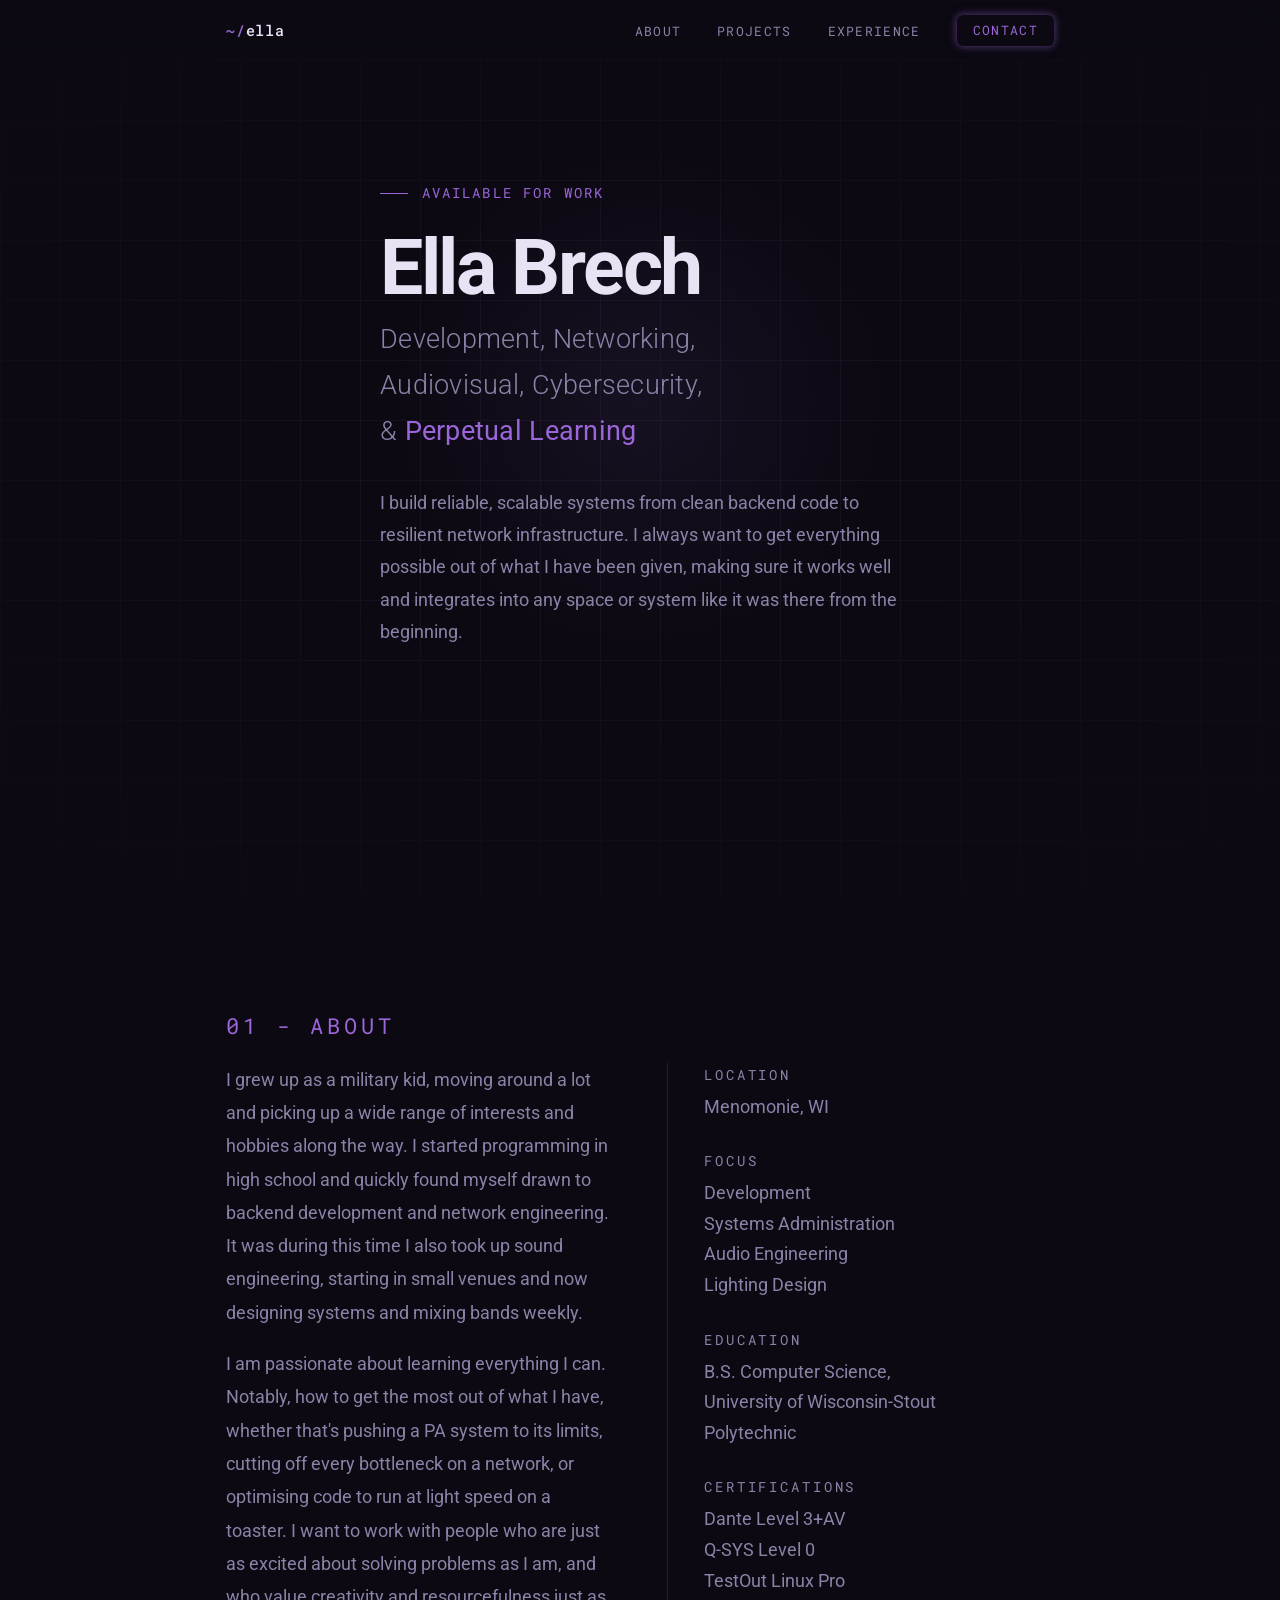
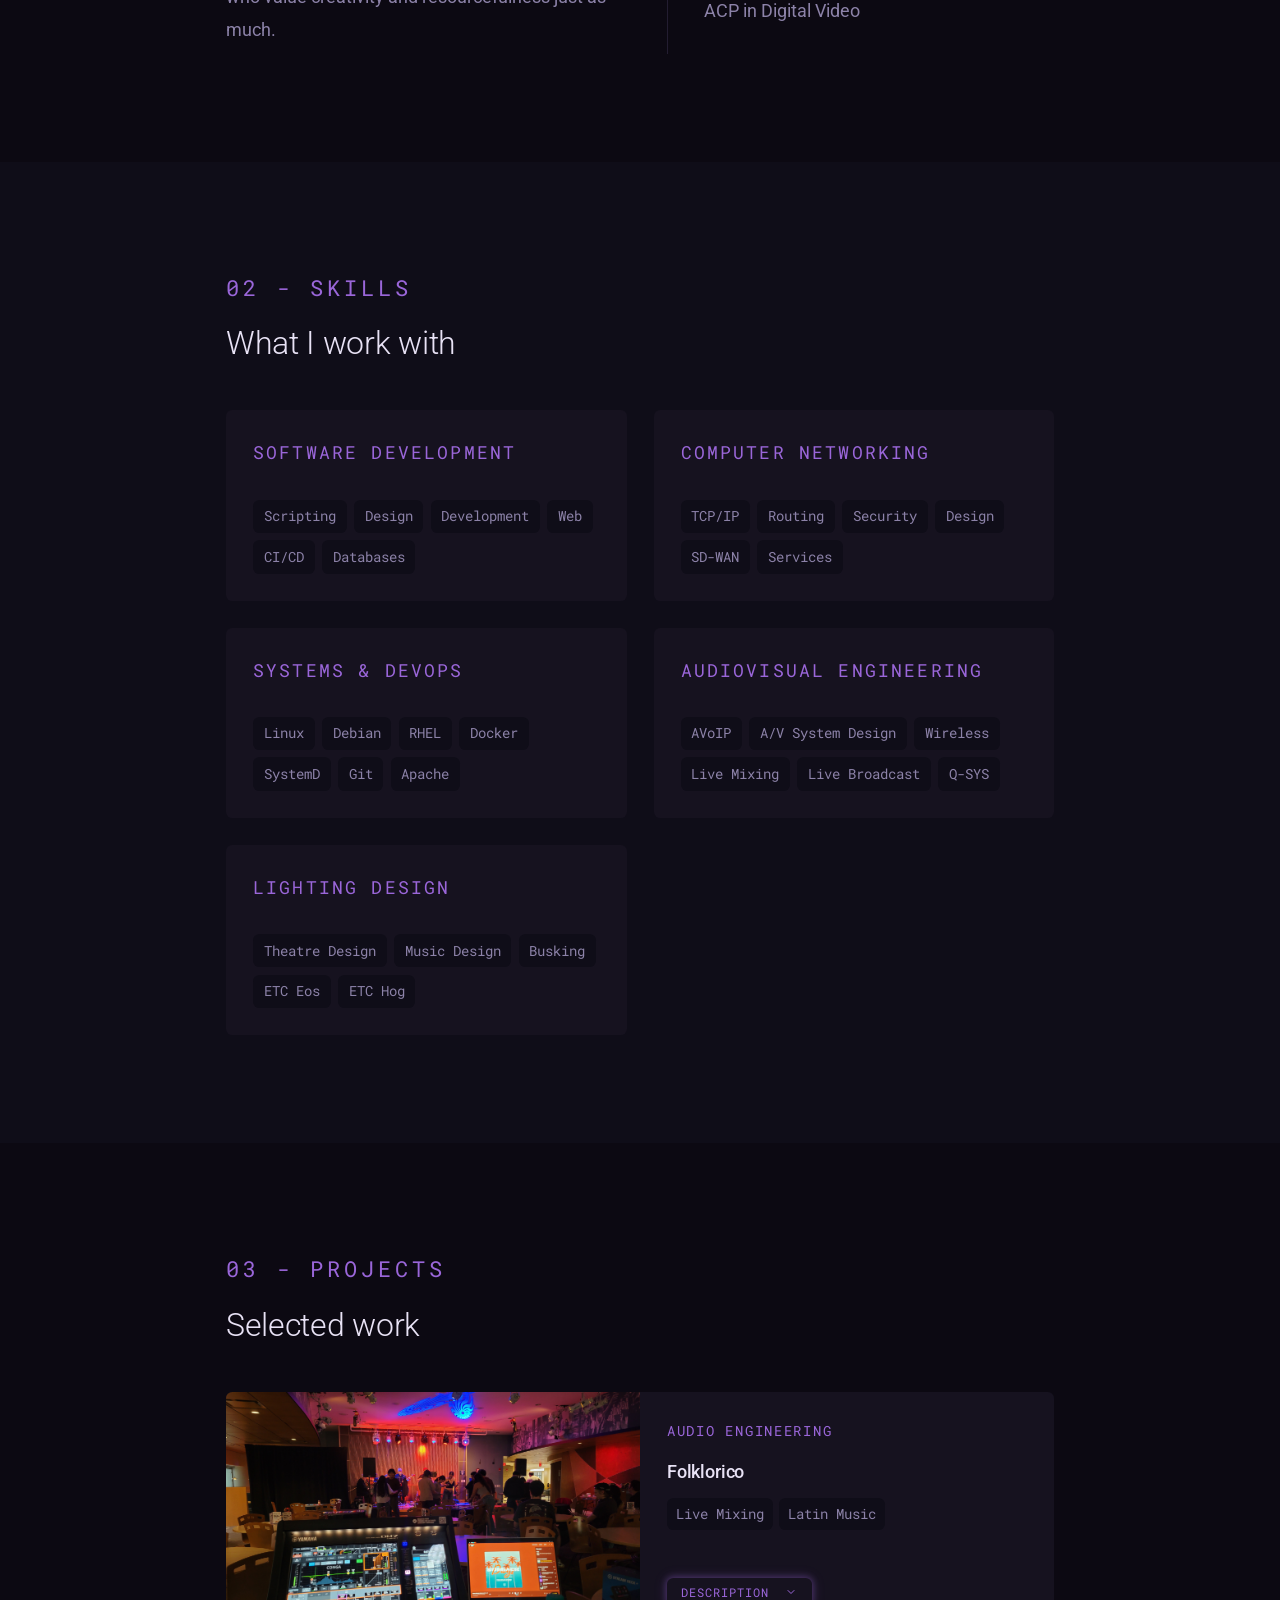
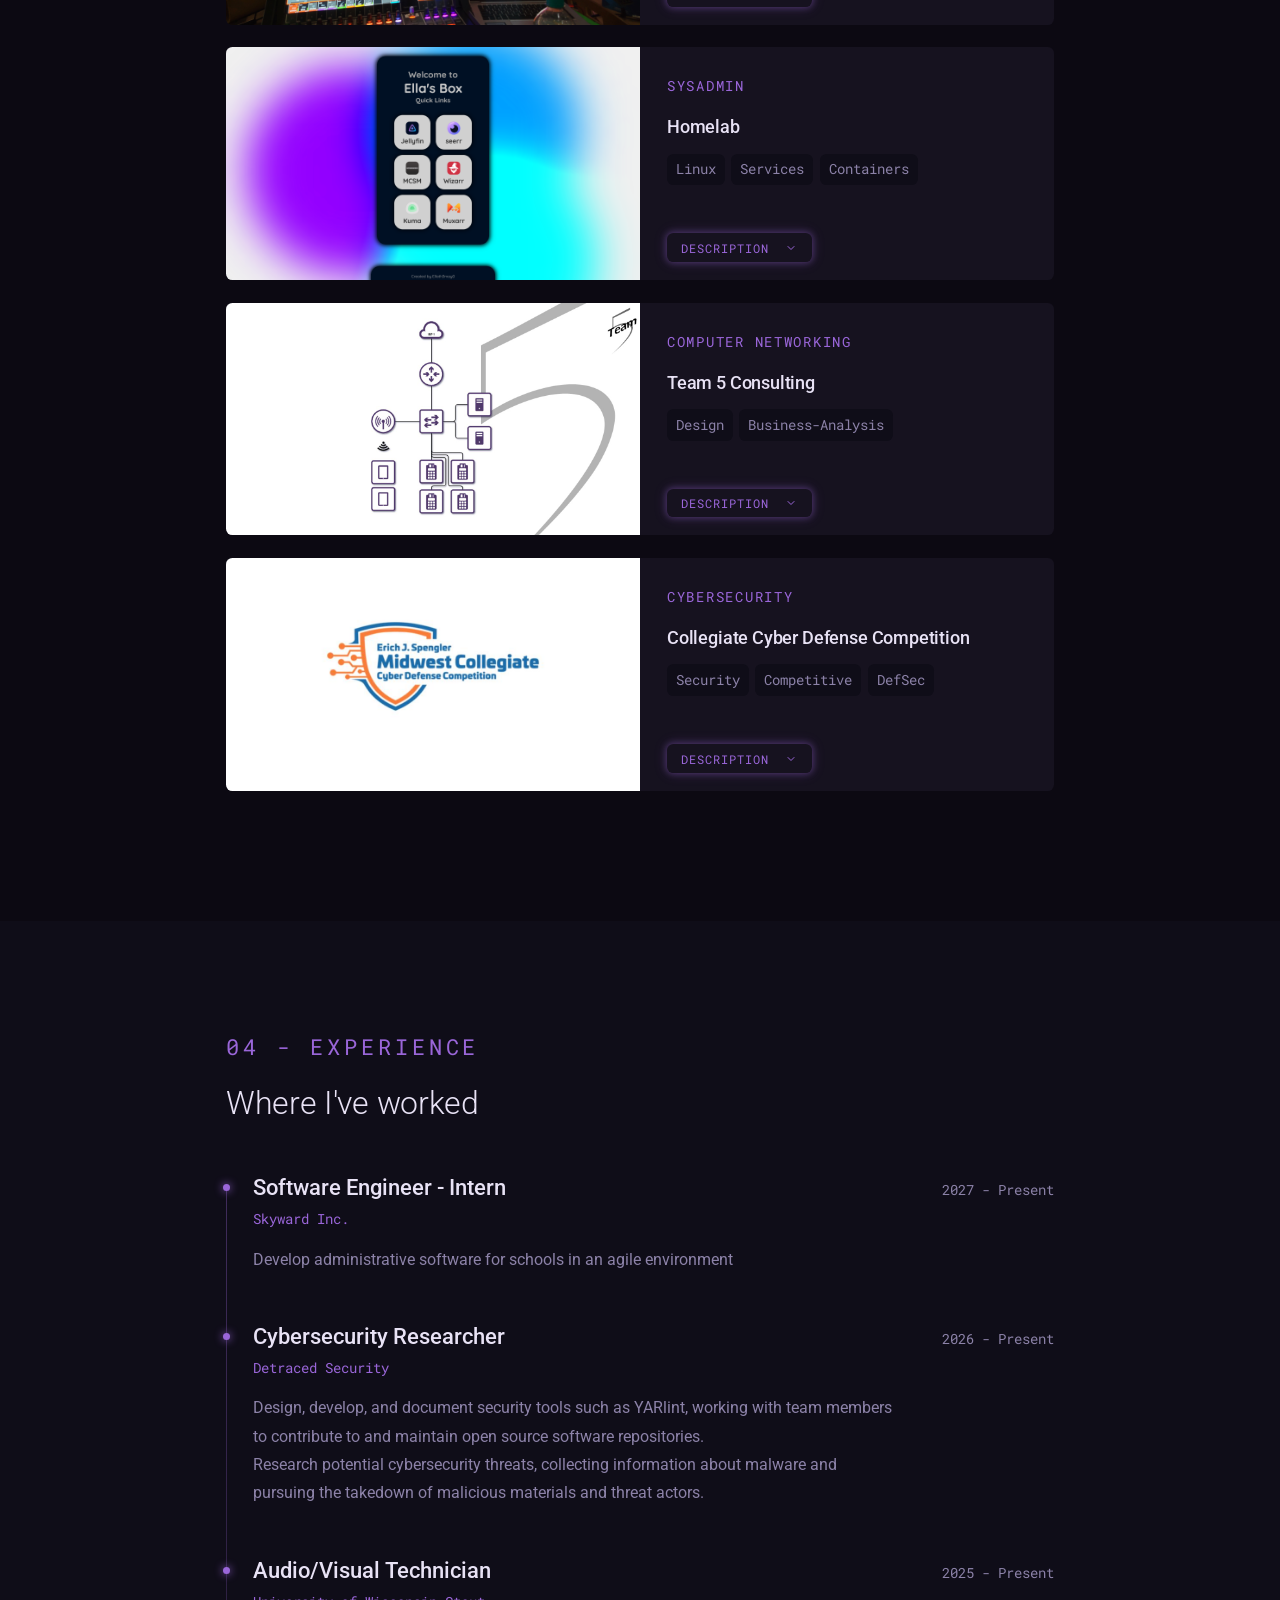
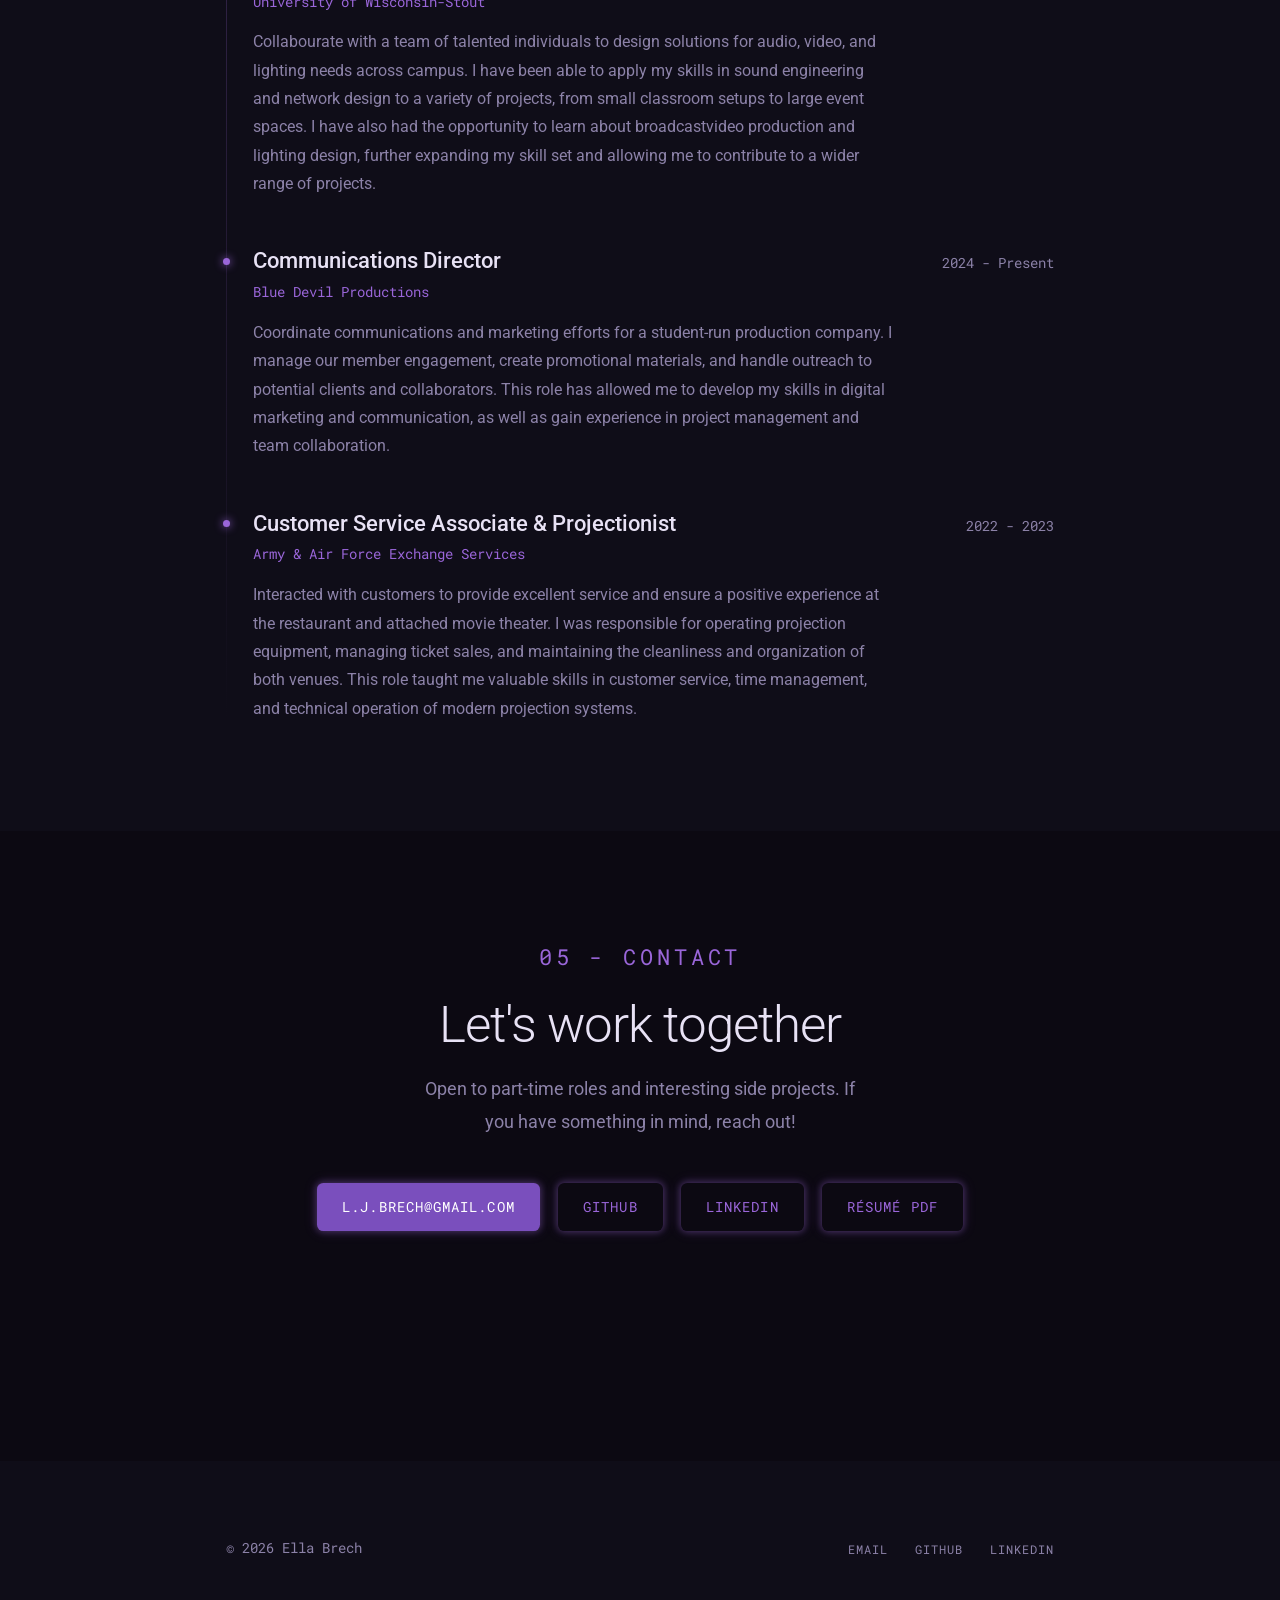
<file: docs/index.html>
<!DOCTYPE html>
<html lang="en">

<head>
  <meta charset="UTF-8">
  <meta name="viewport" content="width=device-width, initial-scale=1.0">
  <title>Ella Brech | Portfolio</title>
  <link rel="icon" type="image/x-icon" href="media/favicon.ico">
  <link rel="stylesheet" href="styles.css">
  <link rel="preconnect" href="https://fonts.googleapis.com">
  <link rel="preconnect" href="https://fonts.gstatic.com" crossorigin>
  <link
    href="https://fonts.googleapis.com/css2?family=Roboto:ital,wght@0,300;0,400;0,500;0,700;1,300&family=Roboto+Mono:wght@300;400;500&display=swap"
    rel="stylesheet">
</head>

<body>

  <!--  Navigation  -->
  <nav>
    <div class="nav-inner">
      <a href="#hero" class="nav-logo"><span>~/</span>ella</a>
      <ul class="nav-links">
        <li><a href="#about">About</a></li>
        <li><a href="#projects">Projects</a></li>
        <li><a href="#experience">Experience</a></li>
        <li><a href="#contact" class="nav-cta">Contact</a></li>
      </ul>
    </div>
  </nav>

  <!--  Hero  -->
  <section id="hero">
    <div class="container">
      <div class="hero-content">
        <p class="hero-eyebrow">Available for work</p>
        <h1 class="hero-name">Ella Brech</h1>
        <p class="hero-title">
          Development, Networking,<br>
          Audiovisual, Cybersecurity,<br>
          &amp; <strong>Perpetual Learning</strong>
        </p>
        <p class="hero-desc">
          I build reliable, scalable systems from clean backend code to
          resilient network infrastructure. I always want to get everything
          possible out of what I have been given, making sure it works well and
          integrates into any space or system like it was there from the
          beginning.
        </p>
      </div>
    </div>
  </section>

  <!--  About  -->
  <section id="about">
    <div class="container">
      <p class="section-label">01 - About</p>
      <div class="about-grid">
        <div>
          <p class="body">
            I grew up as a military kid, moving around a lot and picking up a wide range of
            interests and hobbies along the way. I started programming in high school and
            quickly found myself drawn to backend development and network engineering. It
            was during this time I also took up sound engineering, starting in small venues
            and now designing systems and mixing bands weekly.
          </p>
          <p class="body">
            I am passionate about learning everything I can. Notably, how to get the most
            out of what I have, whether that's pushing a PA system to its limits, cutting
            off every bottleneck on a network, or optimising code to run at light speed on a
            toaster. I want to work with people who are just as excited about solving
            problems as I am, and who value creativity and resourcefulness just as much.
          </p>
        </div>
        <div class="about-aside">
          <div class="about-meta-item">
            <p class="label">Location</p>
            <p class="value">Menomonie, WI</p>
          </div>
          <div class="about-meta-item">
            <p class="label">Focus</p>
            <p class="value">Development<br>Systems Administration<br>Audio Engineering<br>Lighting Design</p>
          </div>
          <div class="about-meta-item">
            <p class="label">Education</p>
            <p class="value">B.S. Computer Science,<br>University of Wisconsin-Stout<br>Polytechnic</p>
          </div>
          <div class="about-meta-item">
            <p class="label">Certifications</p>
            <p class="value">Dante Level 3+AV<br>Q-SYS Level 0<br>TestOut Linux Pro<br>ACP in Digital Video</p>
          </div>
        </div>
      </div>
    </div>
  </section>

  <!--  Skills  -->
  <section id="skills">
    <div class="container">
      <p class="section-label">02 - Skills</p>
      <h2 class="section-heading">What I work with</h2>
      <div class="skills-grid">
        <div class="skill-group">
          <p class="skill-group-title">Software Development</p>
          <ul class="skill-tag-list">
            <li class="skill-tag">Scripting</li>
            <li class="skill-tag">Design</li>
            <li class="skill-tag">Development</li>
            <li class="skill-tag">Web</li>
            <li class="skill-tag">CI/CD</li>
            <li class="skill-tag">Databases</li>
          </ul>
        </div>
        <div class="skill-group">
          <p class="skill-group-title">Computer Networking</p>
          <ul class="skill-tag-list">
            <li class="skill-tag">TCP/IP</li>
            <li class="skill-tag">Routing</li>
            <li class="skill-tag">Security</li>
            <li class="skill-tag">Design</li>
            <li class="skill-tag">SD-WAN</li>
            <li class="skill-tag">Services</li>
          </ul>
        </div>
        <div class="skill-group">
          <p class="skill-group-title">Systems &amp; DevOps</p>
          <ul class="skill-tag-list">
            <li class="skill-tag">Linux</li>
            <li class="skill-tag">Debian</li>
            <li class="skill-tag">RHEL</li>
            <li class="skill-tag">Docker</li>
            <li class="skill-tag">SystemD</li>
            <li class="skill-tag">Git</li>
            <li class="skill-tag">Apache</li>
          </ul>
        </div>
        <div class="skill-group">
          <p class="skill-group-title">Audiovisual Engineering</p>
          <ul class="skill-tag-list">
            <li class="skill-tag">AVoIP</li>
            <li class="skill-tag">A/V System Design</li>
            <li class="skill-tag">Wireless</li>
            <li class="skill-tag">Live Mixing</li>
            <li class="skill-tag">Live Broadcast</li>
            <li class="skill-tag">Q-SYS</li>
          </ul>
        </div>
        <div class="skill-group">
          <p class="skill-group-title">Lighting Design</p>
          <ul class="skill-tag-list">
            <li class="skill-tag">Theatre Design</li>
            <li class="skill-tag">Music Design</li>
            <li class="skill-tag">Busking</li>
            <li class="skill-tag">ETC Eos</li>
            <li class="skill-tag">ETC Hog</li>
          </ul>
        </div>
      </div>
    </div>
  </section>

  <!--  Projects  -->
  <section id="projects">
    <div class="container">
      <p class="section-label">03 - Projects</p>
      <h2 class="section-heading">Selected work</h2>

      <div class="projects-grid">
        <div class="project-card featured collapsed">
          <div class="project-thumb">
            <img src="media/ProjectImages/Folklorico.jpg" alt="People dancing to latin music under colourful lighting">
          </div>
          <div class="project-body">
            <div class="project-meta">
              <span class="project-type">Audio Engineering</span>
            </div>
            <h3 class="project-title">Folklorico</h3>
            <ul class="project-tags">
              <li class="project-tag">Live Mixing</li>
              <li class="project-tag">Latin Music</li>
            </ul>
            <p class="project-desc">
              This is a live music performance by a local latin band. I designed this PA, deployed it, and mixed the
              show. I used a Yamaha DM7 digital mixer and a NEXO PA system, keeping the setup organised while meeting
              client's needs and putting on the best show possible in the space. This was a great show and was
              incredibly rewarding to see the audience enjoying the music.<br>
            </p>
            <button type="button" class="project-toggle"
              onclick="this.closest('.project-card').classList.toggle('collapsed')">
              <span class="toggle-label"><span>Show less</span></span>
              <svg viewBox="0 0 24 24" width="12" height="12" stroke="currentColor" fill="none" stroke-width="2"
                stroke-linecap="round" stroke-linejoin="round">
                <title id="svg-title">Dropdown Arrow</title>
                <polyline points="18 15 12 9 6 15" />
              </svg>
            </button>
          </div>
        </div>

        <div class="project-card featured collapsed">
          <div class="project-thumb">
            <img src="media/ProjectImages/Homelab.png" alt="A screenshot of my homelab's landing page">
          </div>
          <div class="project-body">
            <div class="project-meta">
              <span class="project-type">SysAdmin</span>
            </div>
            <h3 class="project-title">Homelab</h3>
            <ul class="project-tags">
              <li class="project-tag">Linux</li>
              <li class="project-tag">Services</li>
              <li class="project-tag">Containers</li>
            </ul>
            <p class="project-desc">
              I have been cultivating my homelab since 2025. It consists of multiple computers running a variety of
              services for myself and my users, all accessible via Tailscale or on my home network.<br>
              The landing page pictured here was a quick afternoon project to centralise access, and for experience
              configuring an apache web server and reverse proxy. This project will continue to grow with my needs over
              time.
            </p>
            <button type="button" class="project-toggle"
              onclick="this.closest('.project-card').classList.toggle('collapsed')">
              <span class="toggle-label"><span>Show less</span></span>
              <svg viewBox="0 0 24 24" width="12" height="12" stroke="currentColor" fill="none" stroke-width="2"
                stroke-linecap="round" stroke-linejoin="round">
                <title>Dropdown Arrow</title>
                <polyline points="18 15 12 9 6 15" />
              </svg>
            </button>
          </div>
        </div>

        <div class="project-card featured collapsed">
          <div class="project-thumb">
            <img src="media/ProjectImages/Team5Consulting.png"
              alt="A branded splash featuring key elements of the Team 5 Consulting branding">
          </div>
          <div class="project-body">
            <div class="project-meta">
              <span class="project-type">Computer Networking</span>
            </div>
            <h3 class="project-title">Team 5 Consulting</h3>
            <ul class="project-tags">
              <li class="project-tag">Design</li>
              <li class="project-tag">Business-Analysis</li>
            </ul>
            <p class="project-desc">
              This was a made-up IT consulting firm I was a part of for my network systems &amp; design class. We
              designed proposals across a range of scales. We designed solutions for their networking needs, including
              hardware, SD-WAN, services, and security measures, ultimately creating comprehensive proposals for each
              client.
            </p>
            <button type="button" class="project-toggle"
              onclick="this.closest('.project-card').classList.toggle('collapsed')">
              <span class="toggle-label"><span>Show less</span></span>
              <svg viewBox="0 0 24 24" width="12" height="12" stroke="currentColor" fill="none" stroke-width="2"
                stroke-linecap="round" stroke-linejoin="round">
                <title>Dropdown Arrow</title>
                <polyline points="18 15 12 9 6 15" />
              </svg>
            </button>
          </div>
        </div>

        <div class="project-card featured collapsed">
          <div class="project-thumb">
            <img src="media/ProjectImages/CCDC2026-27.jpg"
              alt="A screenshot of the landing page for my homelab's primary web server">
          </div>
          <div class="project-body">
            <div class="project-meta">
              <span class="project-type">Cybersecurity</span>
            </div>
            <h3 class="project-title">Collegiate Cyber Defense Competition</h3>
            <ul class="project-tags">
              <li class="project-tag">Security</li>
              <li class="project-tag">Competitive</li>
              <li class="project-tag">DefSec</li>
            </ul>
            <p class="project-desc">
              Collegiate Cyber Defense Competition (CCDC) is a team contest where competitors are given control of a
              computer system running one of a variety of services and must harden it against a live attacking red team
              trying to compromise their boxes and render their services unusable. I am on University of Wisconsin-Stout
              Polytechnic's team for the 2026-27 season.
            </p>
            <button type="button" class="project-toggle"
              onclick="this.closest('.project-card').classList.toggle('collapsed')">
              <span class="toggle-label"><span>Show less</span></span>
              <svg viewBox="0 0 24 24" width="12" height="12" stroke="currentColor" fill="none" stroke-width="2"
                stroke-linecap="round" stroke-linejoin="round">
                <title>Dropdown Arrow</title>
                <polyline points="18 15 12 9 6 15" />
              </svg>
            </button>
          </div>
        </div>
      </div>
    </div>
  </section>

  <!--  Experience  -->
  <section id="experience">
    <div class="container">
      <p class="section-label">04 - Experience</p>
      <h2 class="section-heading">Where I've worked</h2>
      <div class="timeline">
        <div class="timeline-item">
          <div class="timeline-header">
            <span class="timeline-role">Software Engineer - Intern</span>
            <span class="timeline-period">2027 - Present</span>
          </div>
          <span class="timeline-company">Skyward Inc.</span>
          <p class="timeline-desc">
            Develop administrative software for schools in an agile environment
          </p>
        </div>

        <div class="timeline-item">
          <div class="timeline-header">
            <span class="timeline-role">Cybersecurity Researcher</span>
            <span class="timeline-period">2026 - Present</span>
          </div>
          <span class="timeline-company">Detraced Security</span>
          <p class="timeline-desc">
            Design, develop, and document security tools such as YARlint, working with team members to contribute to
            and maintain open source software repositories.<br>
            Research potential cybersecurity threats, collecting information about malware and pursuing the takedown of
            malicious materials and threat actors.
          </p>
        </div>

        <div class="timeline-item">
          <div class="timeline-header">
            <span class="timeline-role">Audio/Visual Technician</span>
            <span class="timeline-period">2025 - Present</span>
          </div>
          <span class="timeline-company">University of Wisconsin-Stout</span>
          <p class="timeline-desc">
            Collabourate with a team of talented individuals to design solutions for audio, video, and lighting needs
            across campus.
            I have been able to apply my skills in sound engineering and network design to a variety of projects, from
            small
            classroom setups to large event spaces. I have also had the opportunity to learn about broadcastvideo
            production and
            lighting design, further expanding my skill set and allowing me to contribute to a wider range of projects.
          </p>
        </div>

        <div class="timeline-item">
          <div class="timeline-header">
            <span class="timeline-role">Communications Director</span>
            <span class="timeline-period">2024 - Present<br></span>
          </div>
          <span class="timeline-company">Blue Devil Productions</span>
          <p class="timeline-desc">
            Coordinate communications and marketing efforts for a student-run production company. I manage our member
            engagement,
            create promotional materials, and handle outreach to potential clients and collaborators. This role has
            allowed me to develop
            my skills in digital marketing and communication, as well as gain experience in project management and team
            collaboration.
          </p>
        </div>

        <div class="timeline-item">
          <div class="timeline-header">
            <span class="timeline-role">Customer Service Associate &amp; Projectionist</span>
            <span class="timeline-period">2022 - 2023<br></span>
          </div>
          <span class="timeline-company">Army &amp; Air Force Exchange Services</span>
          <p class="timeline-desc">
            Interacted with customers to provide excellent service and ensure a positive experience at the restaurant
            and attached movie theater.
            I was responsible for operating projection equipment, managing ticket sales, and maintaining the cleanliness
            and organization of both
            venues. This role taught me valuable skills in customer service, time management, and technical operation of
            modern projection systems.
          </p>
        </div>
      </div>
    </div>
  </section>

  <!--  Contact  -->
  <section id="contact">
    <div class="container">
      <p class="section-label">05 - Contact</p>
      <h2 class="contact-heading">Let's work together</h2>
      <p class="contact-sub">
        Open to part-time roles and interesting side projects.
        If you have something in mind, reach out!
      </p>
      <div class="contact-links">
        <a href="mailto:l.j.brech@gmail.com" target="_blank" class="btn btn-primary">l.j.brech@gmail.com</a>
        <a href="https://github.com/Ellath3may0" target="_blank" class="btn btn-ghost">GitHub</a>
        <a href="https://linkedin.com/in/ella-brech" target="_blank" class="btn btn-ghost">LinkedIn</a>
        <a href="media/Resume.pdf" target="_blank" class="btn btn-ghost">Résumé PDF</a>
      </div>
    </div>
  </section>

  <!--  Footer  -->
  <footer>
    <div class="footer-inner">
      <p class="footer-copy">© 2026 Ella Brech</p>
      <ul class="footer-links">
        <li><a href="mailto:l.j.brech@gmail.com" target="_blank">Email</a></li>
        <li><a href="https://github.com/Ellath3may0" target="_blank">GitHub</a></li>
        <li><a href="https://linkedin.com/in/ella-brech" target="_blank">LinkedIn</a></li>
      </ul>
    </div>
  </footer>

</body>

</html>
</file>
<file: docs/styles.css>
/*  Design Tokens  */
:root {
  --bg: #0c0912;
  --bg-raised: #0f0d18;
  --bg-card: #16121f;
  --border: #231d31;
  --shadow: rgba(#000, 0.5);

  --purple: #9a66d9;
  --purple-dim: #7a4fbd;
  --purple-glow: rgba(154, 102, 217, 0.12);
  --purple-line: rgba(154, 102, 217, 0.35);
  --box-glow:
    0 0 6px 1px var(--purple-line),
    0 0 12px 3px var(--purple-glow);

  --text-primary: #e8e2f5;
  --text-secondary: #8c82a8;

  --mono: 'Roboto Mono', monospace;
  --sans: 'Roboto', sans-serif;

  --radius: 0.5cqw;
  --max-w: 900px;
  --section-gap: 6rem;
}

/* Reset */
*,
*::before,
*::after {
  box-sizing: border-box;
  margin: 0;
  padding: 0;
}

html {
  scroll-behavior: smooth;
  font-size: 18px;
}

body {
  background-color: var(--bg);
  color: var(--text-primary);
  font-family: var(--sans);
  font-weight: 400;
  line-height: 1.7;
  -webkit-font-smoothing: antialiased;
}

a {
  color: var(--purple);
  text-decoration: none;
  transition: color 0.2s;
}

a:hover {
  color: var(--text-primary);
}

ul {
  list-style: none;
}

img {
  display: block;
  max-width: 100%;
}

/* Layout */
.container {
  max-width: var(--max-w);
  margin: 0 auto;
  padding: 0 2rem;
}

section {
  padding: var(--section-gap) 0;
}

.section-label {
  font-family: var(--mono);
  font-size: 1.2rem;
  font-weight: 400;
  letter-spacing: 0.18em;
  text-transform: uppercase;
  color: var(--purple);
  margin-bottom: 1rem;
}

.section-heading {
  font-size: 1.75rem;
  font-weight: 300;
  letter-spacing: -0.01em;
  color: var(--text-primary);
  margin-bottom: 2.5rem;
  line-height: 1.3;
}

.section-heading span {
  color: var(--purple);
}

/*  Nav  */
nav {
  position: fixed;
  top: 0;
  left: 0;
  right: 0;
  z-index: 100;
  background: var(--transparent);
  backdrop-filter: blur(12px);
  -webkit-backdrop-filter: blur(12px);
}

.nav-inner {
  max-width: var(--max-w);
  margin: 0 auto;
  padding: 0 2rem;
  height: 60px;
  display: flex;
  align-items: center;
  justify-content: space-between;
}

.nav-logo {
  font-family: var(--mono);
  font-size: 0.85rem;
  font-weight: 500;
  color: var(--text-primary);
  letter-spacing: 0.05em;
}

.nav-logo span {
  color: var(--purple);
}

.nav-links {
  display: flex;
  gap: 2rem;
  align-items: center;
}

.nav-links a {
  font-family: var(--mono);
  font-size: 0.72rem;
  letter-spacing: 0.1em;
  text-transform: uppercase;
  color: var(--text-secondary);
  transition: color 0.2s;
}

.nav-links a:hover {
  color: var(--purple);
}

.nav-links .nav-cta {
  padding: 0.35rem 0.9rem;
  border-radius: var(--radius);
  color: var(--purple);
  box-shadow: var(--box-glow);
  transition: all 0.2s;
}

.nav-links .nav-cta:hover {
  background: var(--purple-glow);
  color: var(--purple);
}

/*  Hero  */
#hero {
  min-height: 100vh;
  display: flex;
  align-items: center;
  padding-top: 60px;
  position: relative;
  overflow: hidden;
}

/* hero background */
#hero::before {
  content: '';
  position: absolute;
  inset: 0;
  background-image:
    linear-gradient(var(--border) 1px, transparent 1px),
    linear-gradient(90deg, var(--border) 1px, transparent 1px);
  background-size: 60px 60px;
  mask-image: radial-gradient(ellipse 80% 70% at 50% 50%, black 30%, transparent 100%);
  -webkit-mask-image: radial-gradient(ellipse 80% 70% at 50% 50%, black 30%, transparent 100%);
  opacity: 0.4;
}

/* purple glow orb */
#hero::after {
  content: '';
  position: absolute;
  width: 500px;
  height: 500px;
  border-radius: 50%;
  background: radial-gradient(circle, rgba(154, 102, 217, 0.08) 0%, transparent 70%);
  top: 50%;
  left: 50%;
  transform: translate(-50%, -60%);
  pointer-events: none;
}

.hero-content {
  position: relative;
  z-index: 1;
}

.hero-eyebrow::before {
  content: '';
  width: 28px;
  height: 1px;
  background: var(--purple);
}

.hero-eyebrow {
  font-family: var(--mono);
  font-size: 0.8rem;
  letter-spacing: 0.15em;
  text-transform: uppercase;
  color: var(--purple);
  margin-top: 1.25rem;
  margin-bottom: 1.25rem;
  display: flex;
  align-items: center;
  gap: 0.75rem;
}

.hero-name {
  font-size: clamp(2.8rem, 6vw, 4.5rem);
  font-weight: 700;
  letter-spacing: -0.03em;
  line-height: 1.05;
  color: var(--text-primary);
  margin-bottom: 0.5rem;
}

.hero-title {
  font-size: clamp(1.1rem, 2.5vw, 1.5rem);
  font-weight: 300;
  color: var(--text-secondary);
  margin-bottom: 1.75rem;
  letter-spacing: 0.01em;
}

.hero-title strong {
  color: var(--purple);
  box-shadow: 0 0 8px 8px var(--shadow);
  font-weight: 400;
}

.hero-desc {
  max-width: 520px;
  font-size: 1rem;
  color: var(--text-secondary);
  line-height: 1.8;
  margin-bottom: 2.5rem;
}

.hero-actions {
  display: flex;
  gap: 1rem;
  flex-wrap: wrap;
}

.btn {
  display: inline-flex;
  align-items: center;
  gap: 0.5rem;
  font-family: var(--mono);
  font-size: 0.75rem;
  letter-spacing: 0.08em;
  text-transform: uppercase;
  padding: 0.7rem 1.4rem;
  border-radius: var(--radius);
  transition: all 0.2s;
  cursor: pointer;
}

.btn-primary {
  background: var(--purple-dim);
  color: #fff;
  box-shadow: var(--box-glow);
}

.btn-primary:hover {
  background: var(--purple);
  border-color: var(--purple);
  color: #fff;
}

.btn-ghost {
  background: transparent;
  color: var(--purple);
  box-shadow: var(--box-glow);
}

.btn-ghost:hover {
  background: var(--purple-glow);
  border-color: var(--purple);
  color: var(--purple);
}

/*  About  */
#about .about-grid {
  display: grid;
  grid-template-columns: 1fr 1fr;
  gap: 3rem;
  align-items: start;
}

#about p.body {
  font-size: 1rem;
  color: var(--text-secondary);
  line-height: 1.85;
  margin-bottom: 1rem;
}

#about p.label,
#about p.value {
  color: var(--text-secondary);
}

#about p:last-child {
  margin-bottom: 0;
}

.about-aside {
  border-left: 1px solid var(--border);
  padding-left: 2rem;
}

.about-meta-item {
  margin-bottom: 1.5rem;
}

.about-meta-item .label {
  font-family: var(--mono);
  font-size: 0.8rem;
  letter-spacing: 0.2em;
  text-transform: uppercase;
  margin-bottom: 0.25rem;
}

.about-meta-item .value {
  font-size: 1rem;
}

/*  Skills  */
#skills {
  background: var(--bg-raised);
}

.skills-grid {
  display: grid;
  grid-template-columns: repeat(2, 1fr);
  gap: 1.5rem;
}

.skill-group {
  background: var(--bg-card);
  border-radius: var(--radius);
  padding: 1.5rem;
}

.skill-group-title {
  font-family: var(--mono);
  font-size: 1rem;
  letter-spacing: 0.12em;
  text-transform: uppercase;
  color: var(--purple);
  margin-bottom: 1rem;
  padding-bottom: 0.75rem;
}

.skill-tag-list {
  display: flex;
  flex-wrap: wrap;
  gap: 0.4rem;
}

.skill-tag {
  font-family: var(--mono);
  font-size: 0.8rem;
  color: var(--text-secondary);
  background: var(--bg-raised);
  padding: 0.25rem 0.6rem;
  border-radius: var(--radius);
}

/*  Projects  */
.projects-grid {
  display: grid;
  grid-template-columns: 1fr 1fr;
  gap: 1.25rem;
  margin-bottom: 1.25rem;
}

/* Featured project (spans full width) */
.project-card {
  grid-column: 1 / -1;
  display: grid;
  grid-template-columns: 1fr 1fr;
  gap: 0;
  background: var(--bg-card);
  border-radius: var(--radius);
  overflow: hidden;
  transition: border-color 0.25s, transform 0.2s;
}

.project-card:hover {
  border-color: var(--purple-line);
  transform: translateY(-2px);
}

.project-thumb {
  background: var(--bg-raised);
  aspect-ratio: 16/9;
  display: flex;
  align-items: center;
  justify-content: center;
  position: relative;
  overflow: hidden;
}

.project-card.featured .project-thumb {
  aspect-ratio: unset;
  border-bottom: none;
}

.project-toggle {
  border: none;
  background: transparent;
  color: var(--purple);
  box-shadow: var(--box-glow);
  font-family: var(--mono);
  font-size: 0.68rem;
  letter-spacing: 0.08em;
  text-transform: uppercase;
  padding: 0.35rem 0.8rem;
  border-radius: var(--radius);
  cursor: pointer;
  display: flex;
  align-items: center;
  gap: 0.4rem;
  transition: all 0.2s;
  position: absolute;
  bottom: 1rem;
}

.project-toggle:hover {
  background: var(--purple-glow);
  color: var(--purple);
}

.project-toggle svg {
  transition: display 0.25s ease;
}

/* Collapsed state */
.project-card.collapsed .project-desc,
.project-card.collapsed .project-desc br {
  display: none;
}

.project-card.collapsed .project-toggle .toggle-label::before {
  content: 'Description';
}

.project-card.collapsed .project-toggle>.toggle-label span {
  font-size: 0;
}

.project-card.collapsed .project-toggle svg {
  transform: rotate(180deg);
}

.project-card.collapsed .project-tags {
  padding-bottom: 1rem;
}

/* placeholder pattern for empty thumbnails */
.project-thumb::before {
  content: '';
  position: absolute;
  inset: 0;
  background-image:
    repeating-linear-gradient(45deg,
      var(--border) 0,
      var(--border) 1px,
      transparent 0,
      transparent 50%);
  background-size: 12px 12px;
  opacity: 0.5;
}

.project-thumb:has(img)::before {
  display: none;
}

.project-thumb img {
  width: 100%;
  height: 100%;
  object-fit: cover;
  object-position: top;
  min-height: 0px
}

.project-body {
  padding: 1.5rem;
  flex: 1;
  display: flex;
  flex-direction: column;
  position: relative;
}

.project-meta {
  display: flex;
  align-items: center;
  gap: 0.5rem;
  margin-bottom: 0.75rem;
}

.project-type {
  font-family: var(--mono);
  font-size: 0.8rem;
  letter-spacing: 0.12em;
  text-transform: uppercase;
  color: var(--purple);
}

.project-title {
  font-size: 1rem;
  font-weight: 500;
  color: var(--text-primary);
  margin-bottom: 0.6rem;
  letter-spacing: -0.01em;
}

.project-desc {
  font-size: 0.8rem;
  color: var(--text-secondary);
  line-height: 1.75;
  margin-bottom: 2.25rem;
  flex: 1;
}

.project-tags {
  display: flex;
  flex-wrap: wrap;
  gap: 0.35rem;
  margin-bottom: 1.25rem;
}

.project-tag {
  background-color: var(--bg-raised);
  font-family: var(--mono);
  font-size: 0.8rem;
  color: var(--text-secondary);
  padding: 0.2rem 0.5rem;
  border-radius: var(--radius);
}

.project-links {
  display: flex;
  gap: 1rem;
  margin-top: auto;
}

/*  Experience  */
#experience {
  background: var(--bg-raised);
}

.timeline {
  position: relative;
  padding-left: 1.5rem;
}

.timeline::before {
  content: '';
  position: absolute;
  left: 0;
  top: 1rem;
  bottom: 0;
  width: 1px;
  background: linear-gradient(to bottom, var(--purple-line), transparent);
}

.timeline-item {
  position: relative;
  padding-bottom: 2.5rem;
}

.timeline-item:last-child {
  padding-bottom: 0;
}

.timeline-item::before {
  content: '';
  position: absolute;
  left: -1.66rem;
  top: 0.8rem;
  width: 7px;
  height: 7px;
  border-radius: 50%;
  background: var(--purple);
  box-shadow: 0 0 8px var(--purple);
}

.timeline-header {
  display: flex;
  align-items: baseline;
  flex-wrap: wrap;
  gap: 0 1rem;
}

.timeline-role {
  font-size: 1.2rem;
  font-weight: 500;
  color: var(--text-primary);
}

.timeline-company {
  font-family: var(--mono);
  font-size: 0.8rem;
  color: var(--purple);
  display: block;
  margin-bottom: 1em;
}

.timeline-period {
  font-family: var(--mono);
  font-size: 0.8rem;
  color: var(--text-secondary);
  margin-left: auto;
}

.timeline-desc {
  font-size: 0.875rem;
  color: var(--text-secondary);
  line-height: 1.8;
  max-width: 640px;
}

/*  Contact  */
#contact {
  text-align: center;
  min-height: 70vh;
}

#contact .section-label {
  justify-content: center;
  display: flex;
}

.contact-heading {
  font-size: clamp(2rem, 4vw, 3rem);
  font-weight: 300;
  letter-spacing: -0.02em;
  color: var(--text-primary);
  margin-bottom: 1rem;
  line-height: 1.2;
}

.contact-heading span {
  color: var(--purple);
}

.contact-sub {
  font-size: 1rem;
  color: var(--text-secondary);
  max-width: 460px;
  margin: 0 auto 2.5rem;
  line-height: 1.8;
}

.contact-links {
  display: flex;
  justify-content: center;
  gap: 1rem;
  flex-wrap: wrap;
}

/*  Footer  */
footer {
  padding: 2rem 0;
  background-color: var(--bg-raised);
}

.footer-inner {
  max-width: var(--max-w);
  margin: 0 auto;
  padding: 0 2rem;
  display: flex;
  align-items: center;
  justify-content: space-between;
  flex-wrap: wrap;
  gap: 1rem;
}

.footer-inner:last-child {
  margin-top: 2rem;
  margin-bottom: 4rem;
}

.footer-copy {
  font-family: var(--mono);
  font-size: 0.8rem;
  color: var(--text-secondary);
}

.footer-links {
  display: flex;
  gap: 1.5rem;
}

.footer-links a {
  font-family: var(--mono);
  font-size: 0.68rem;
  letter-spacing: 0.08em;
  text-transform: uppercase;
  color: var(--text-secondary);
}

.footer-links a:hover {
  color: var(--purple);
}

/*  Responsive  */
@media (max-width: 700px) {
  :root {
    --section-gap: 4rem;
  }

  .nav-links {
    gap: 1rem;
    transition: all 0.2s;
  }

  .nav-links a:not(.nav-cta) {
    display: none;
  }

  #about .about-grid {
    grid-template-columns: 1fr;
  }

  .about-aside {
    border-left: none;
    padding-left: 0;
    padding-top: 2rem;
  }

  .skills-grid {
    grid-template-columns: 1fr;
  }

  .projects-grid {
    grid-template-columns: 1fr;
  }

  .project-card.featured {
    grid-template-columns: 1fr;
  }

  .project-card.featured .project-thumb {
    border-right: none;
  }

  .timeline-period {
    margin-left: 0;
  }
}
</file>
